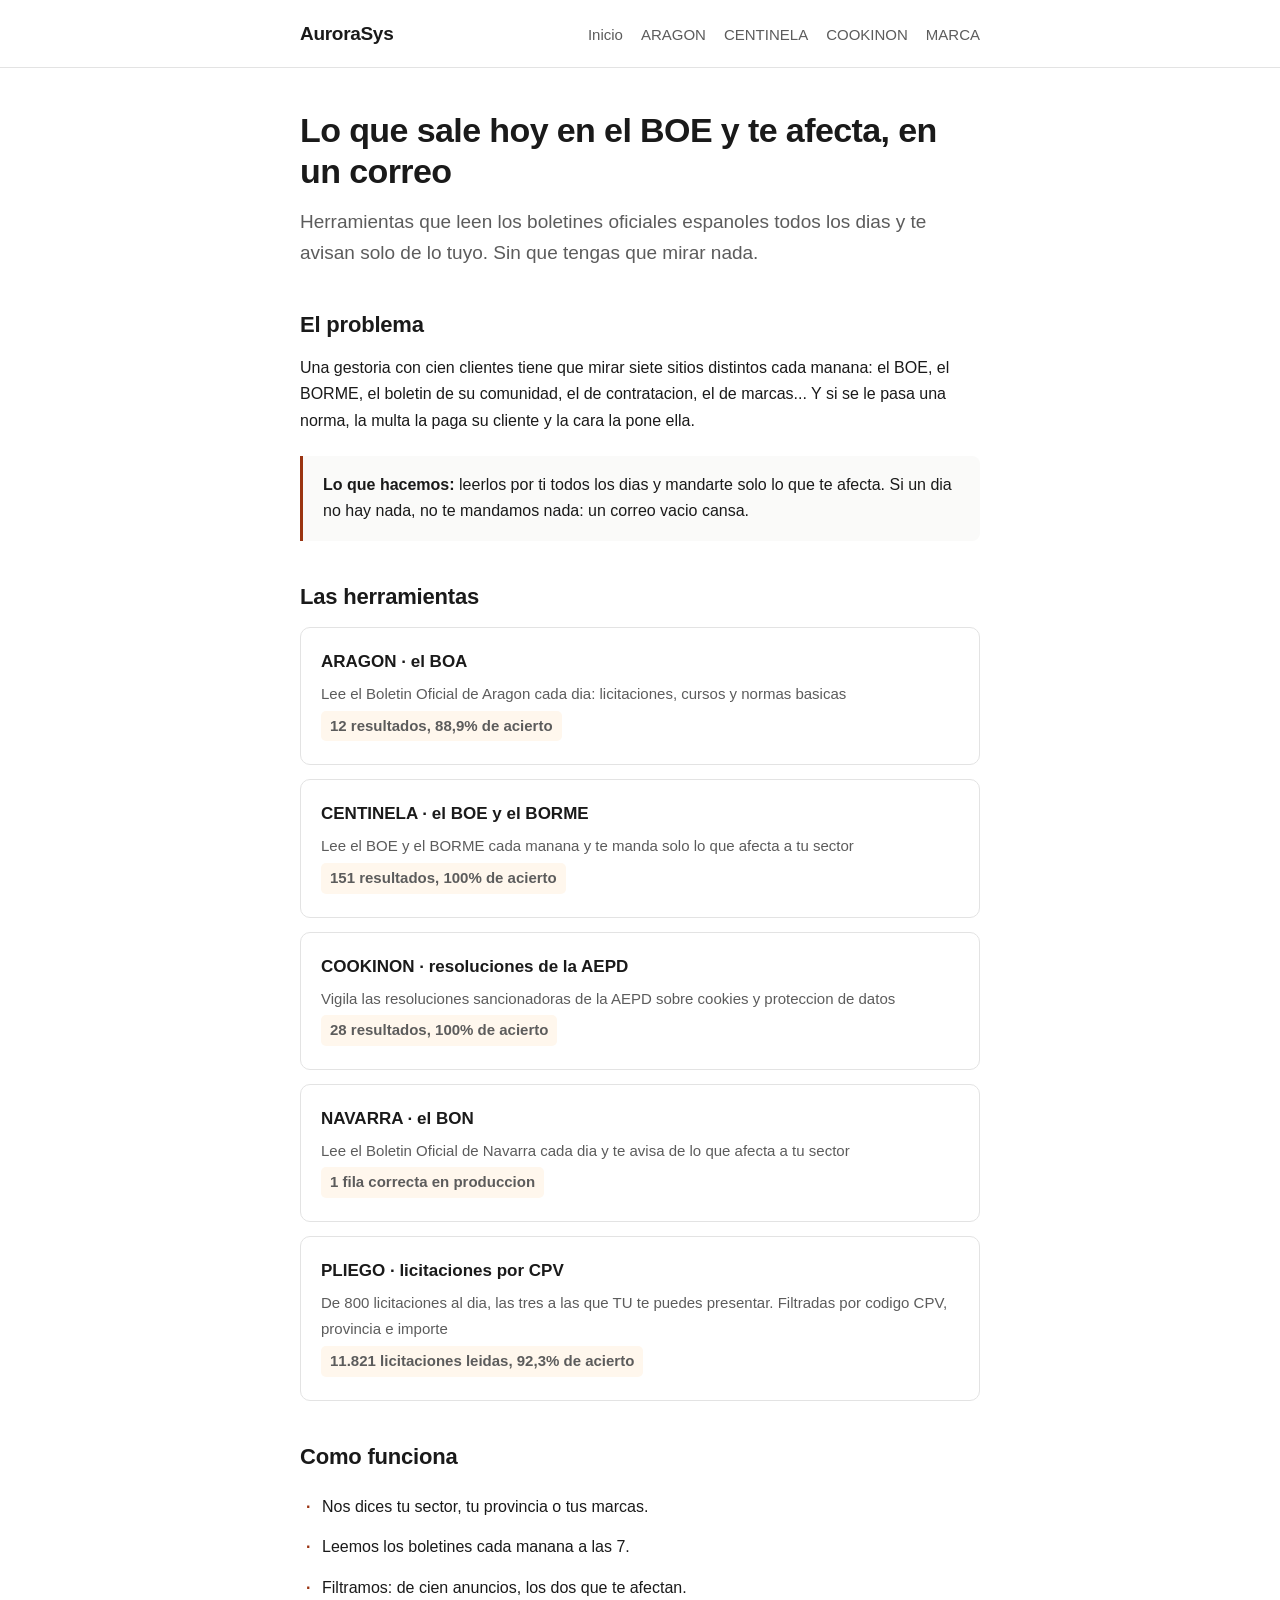
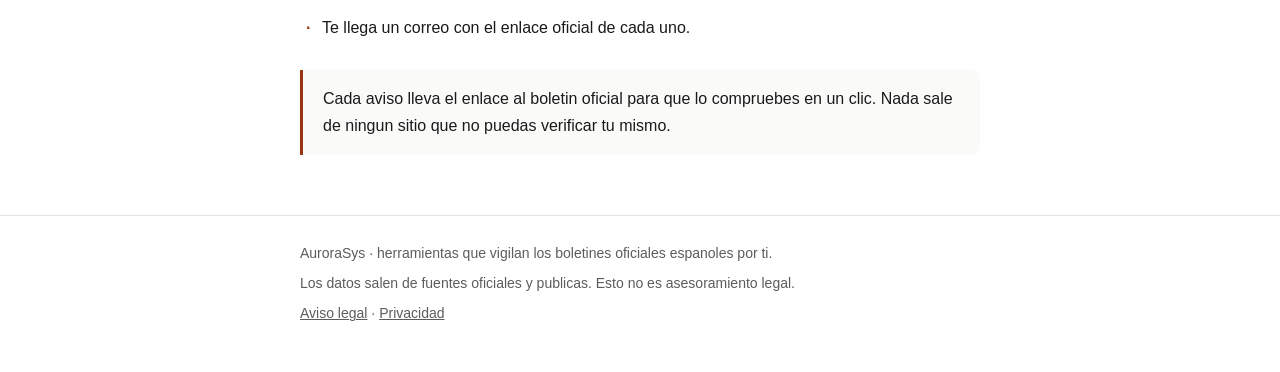
<file: index.html>
<!DOCTYPE html>
<html lang="es">
<head>
<meta charset="utf-8">
<meta name="viewport" content="width=device-width,initial-scale=1">
<title>AuroraSys · alertas de los boletines oficiales espanoles</title>
<meta name="description" content="Te avisamos de lo que sale en el BOE, el BORME y los boletines autonomicos y te afecta. Un correo al dia, solo con lo tuyo.">
<meta property="og:title" content="AuroraSys · alertas de los boletines oficiales espanoles">
<meta property="og:description" content="Te avisamos de lo que sale en el BOE, el BORME y los boletines autonomicos y te afecta. Un correo al dia, solo con lo tuyo.">
<meta property="og:type" content="website">
<link rel="stylesheet" href="/estilo.css">
</head>
<body>
<header><div class=caja>
<a class=marca href="/">AuroraSys</a>
<nav>
<a href="/">Inicio</a>
<a href="/alertas-boa-aragon/">ARAGON</a>
<a href="/alertas-boe-borme/">CENTINELA</a>
<a href="/sanciones-cookies-aepd/">COOKINON</a>
<a href="/vigilancia-de-marcas-bopi/">MARCA</a>
</nav>
</div></header>
<main class=caja>
<h1>Lo que sale hoy en el BOE y te afecta, en un correo</h1>
<p class=sub>Herramientas que leen los boletines oficiales espanoles todos los dias y te avisan solo de lo tuyo. Sin que tengas que mirar nada.</p>
<h2>El problema</h2>
<p>Una gestoria con cien clientes tiene que mirar siete sitios distintos cada manana: el BOE, el BORME, el boletin de su comunidad, el de contratacion, el de marcas... Y si se le pasa una norma, la multa la paga su cliente y la cara la pone ella.</p>
<div class=aparte><p><b>Lo que hacemos:</b> leerlos por ti todos los dias y mandarte solo lo que te afecta. Si un dia no hay nada, no te mandamos nada: un correo vacio cansa.</p></div>
<h2>Las herramientas</h2>
<a class=robot href="/alertas-boa-aragon/">
<b>ARAGON · el BOA</b>
<span>Lee el Boletin Oficial de Aragon cada dia: licitaciones, cursos y normas basicas</span>
<br><span class=dato>12 resultados, 88,9% de acierto</span>
</a>
<a class=robot href="/alertas-boe-borme/">
<b>CENTINELA · el BOE y el BORME</b>
<span>Lee el BOE y el BORME cada manana y te manda solo lo que afecta a tu sector</span>
<br><span class=dato>151 resultados, 100% de acierto</span>
</a>
<a class=robot href="/sanciones-cookies-aepd/">
<b>COOKINON · resoluciones de la AEPD</b>
<span>Vigila las resoluciones sancionadoras de la AEPD sobre cookies y proteccion de datos</span>
<br><span class=dato>28 resultados, 100% de acierto</span>
</a>
<a class=robot href="/alertas-bon-navarra/">
<b>NAVARRA · el BON</b>
<span>Lee el Boletin Oficial de Navarra cada dia y te avisa de lo que afecta a tu sector</span>
<br><span class=dato>1 fila correcta en produccion</span>
</a>
<a class=robot href="/alertas-licitaciones-cpv/">
<b>PLIEGO · licitaciones por CPV</b>
<span>De 800 licitaciones al dia, las tres a las que TU te puedes presentar. Filtradas por codigo CPV, provincia e importe</span>
<br><span class=dato>11.821 licitaciones leidas, 92,3% de acierto</span>
</a>
<h2>Como funciona</h2>
<ul class=lista>
<li>Nos dices tu sector, tu provincia o tus marcas.</li>
<li>Leemos los boletines cada manana a las 7.</li>
<li>Filtramos: de cien anuncios, los dos que te afectan.</li>
<li>Te llega un correo con el enlace oficial de cada uno.</li>
</ul>
<div class=aparte><p>Cada aviso lleva el enlace al boletin oficial para que lo compruebes en un clic. Nada sale de ningun sitio que no puedas verificar tu mismo.</p></div>
</main>
<footer><div class=caja>
<p>AuroraSys · herramientas que vigilan los boletines oficiales espanoles por ti.</p>
<p>Los datos salen de fuentes oficiales y publicas. Esto no es asesoramiento legal.</p>
<p><a href="/aviso-legal/">Aviso legal</a> · <a href="/privacidad/">Privacidad</a></p>
</div></footer>
</body></html>
</file>
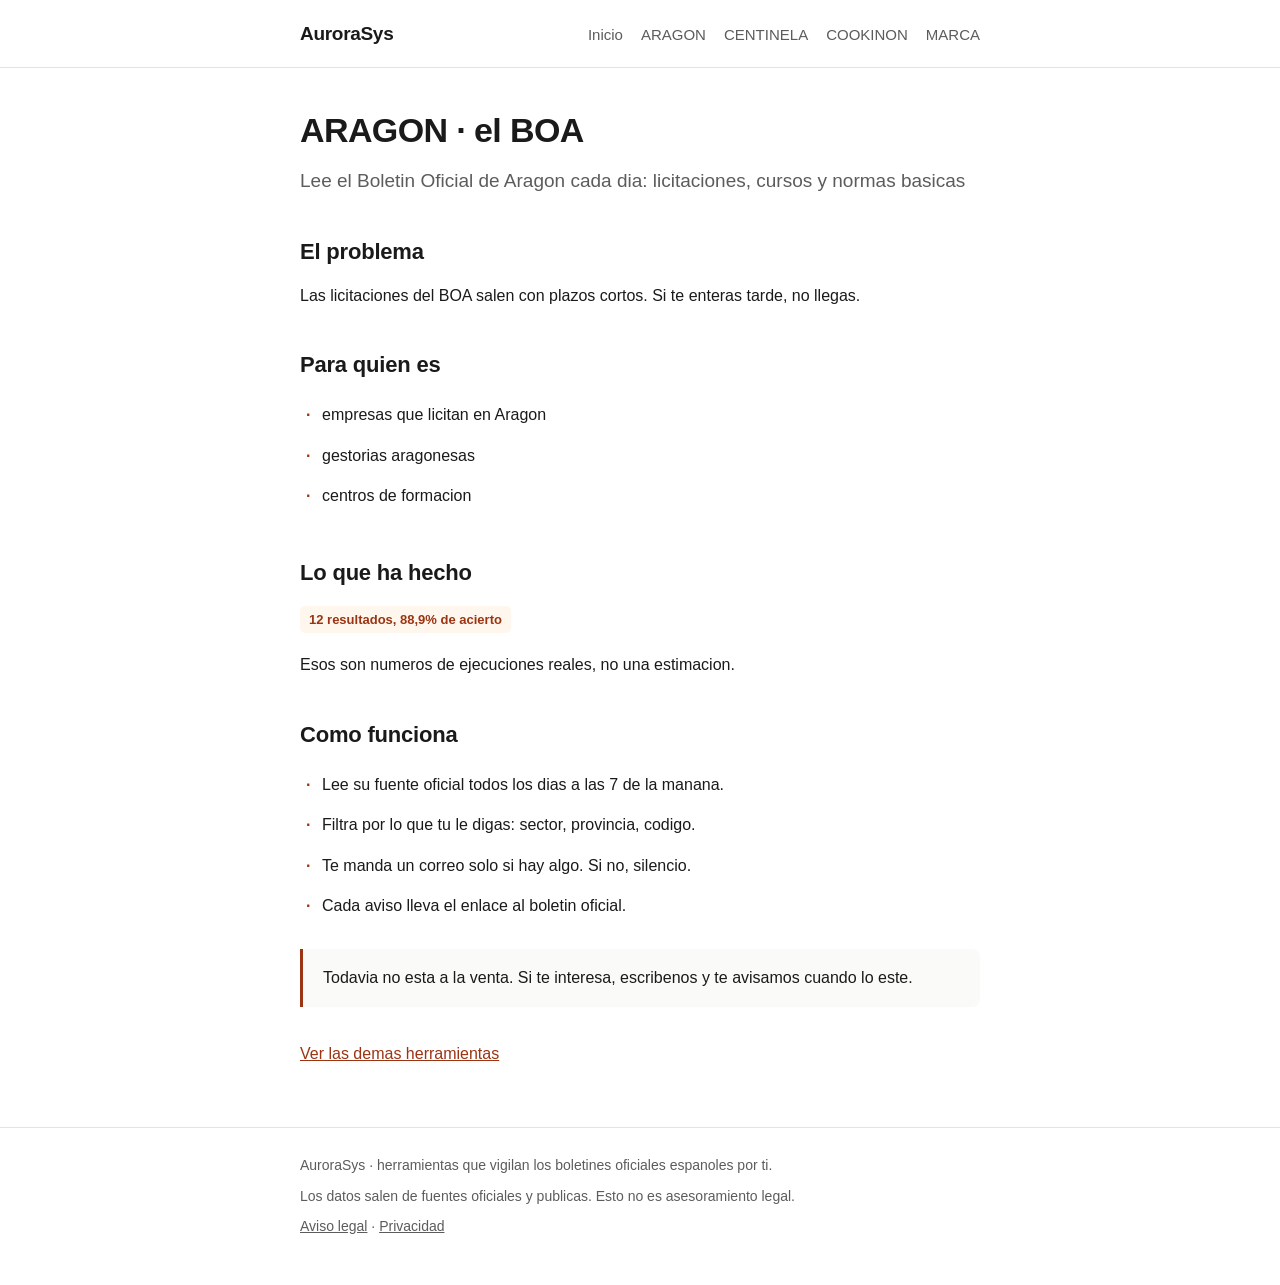
<file: alertas-boa-aragon/index.html>
<!DOCTYPE html>
<html lang="es">
<head>
<meta charset="utf-8">
<meta name="viewport" content="width=device-width,initial-scale=1">
<title>ARAGON · el BOA · AuroraSys</title>
<meta name="description" content="Lee el Boletin Oficial de Aragon cada dia: licitaciones, cursos y normas basicas">
<link rel="canonical" href="/alertas-boa-aragon/">
<meta property="og:title" content="ARAGON · el BOA · AuroraSys">
<meta property="og:description" content="Lee el Boletin Oficial de Aragon cada dia: licitaciones, cursos y normas basicas">
<meta property="og:type" content="website">
<link rel="stylesheet" href="/estilo.css">
</head>
<body>
<header><div class=caja>
<a class=marca href="/">AuroraSys</a>
<nav>
<a href="/">Inicio</a>
<a href="/alertas-boa-aragon/">ARAGON</a>
<a href="/alertas-boe-borme/">CENTINELA</a>
<a href="/sanciones-cookies-aepd/">COOKINON</a>
<a href="/vigilancia-de-marcas-bopi/">MARCA</a>
</nav>
</div></header>
<main class=caja>
<h1>ARAGON · el BOA</h1>
<p class=sub>Lee el Boletin Oficial de Aragon cada dia: licitaciones, cursos y normas basicas</p>
<h2>El problema</h2>
<p>Las licitaciones del BOA salen con plazos cortos. Si te enteras tarde, no llegas.</p>
<h2>Para quien es</h2>
<ul class=lista>
<li>empresas que licitan en Aragon</li>
<li>gestorias aragonesas</li>
<li>centros de formacion</li>
</ul>
<h2>Lo que ha hecho</h2>
<p><span class=dato>12 resultados, 88,9% de acierto</span></p>
<p>Esos son numeros de ejecuciones reales, no una estimacion.</p>
<h2>Como funciona</h2>
<ul class=lista>
<li>Lee su fuente oficial todos los dias a las 7 de la manana.</li>
<li>Filtra por lo que tu le digas: sector, provincia, codigo.</li>
<li>Te manda un correo solo si hay algo. Si no, silencio.</li>
<li>Cada aviso lleva el enlace al boletin oficial.</li>
</ul>
<div class=aparte><p>Todavia no esta a la venta. Si te interesa, escribenos y te avisamos cuando lo este.</p></div>
<p style="margin-top:34px"><a href="/">Ver las demas herramientas</a></p>
</main>
<footer><div class=caja>
<p>AuroraSys · herramientas que vigilan los boletines oficiales espanoles por ti.</p>
<p>Los datos salen de fuentes oficiales y publicas. Esto no es asesoramiento legal.</p>
<p><a href="/aviso-legal/">Aviso legal</a> · <a href="/privacidad/">Privacidad</a></p>
</div></footer>
</body></html>
</file>
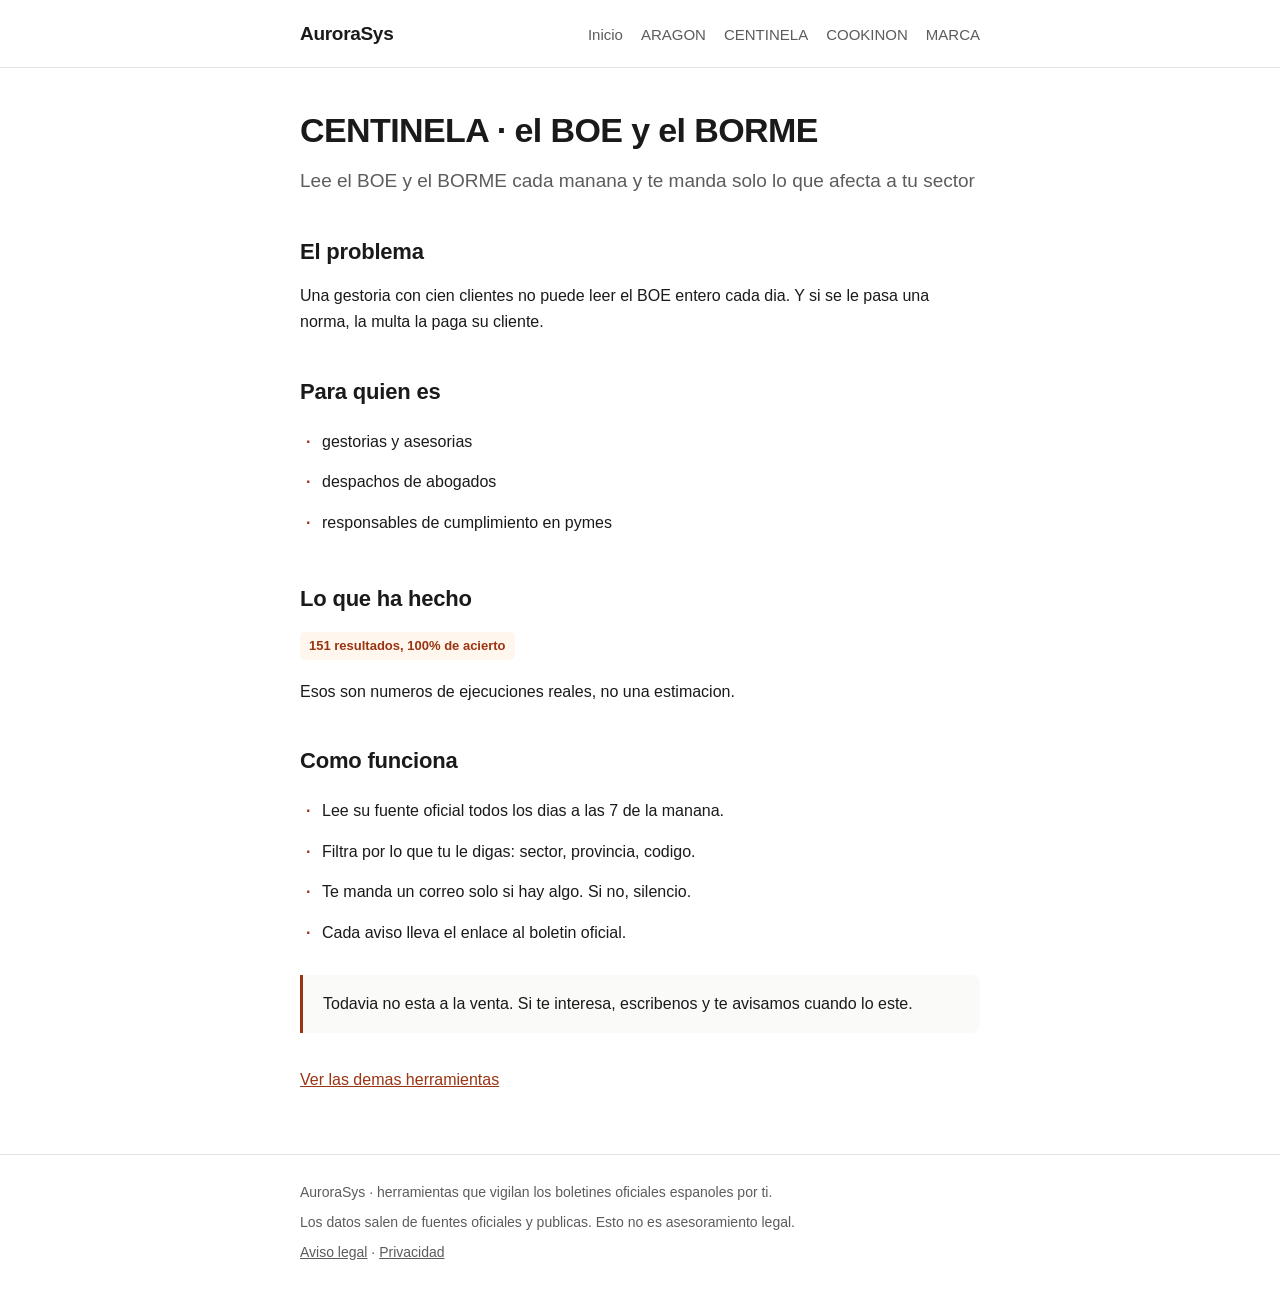
<file: alertas-boe-borme/index.html>
<!DOCTYPE html>
<html lang="es">
<head>
<meta charset="utf-8">
<meta name="viewport" content="width=device-width,initial-scale=1">
<title>CENTINELA · el BOE y el BORME · AuroraSys</title>
<meta name="description" content="Lee el BOE y el BORME cada manana y te manda solo lo que afecta a tu sector">
<link rel="canonical" href="/alertas-boe-borme/">
<meta property="og:title" content="CENTINELA · el BOE y el BORME · AuroraSys">
<meta property="og:description" content="Lee el BOE y el BORME cada manana y te manda solo lo que afecta a tu sector">
<meta property="og:type" content="website">
<link rel="stylesheet" href="/estilo.css">
</head>
<body>
<header><div class=caja>
<a class=marca href="/">AuroraSys</a>
<nav>
<a href="/">Inicio</a>
<a href="/alertas-boa-aragon/">ARAGON</a>
<a href="/alertas-boe-borme/">CENTINELA</a>
<a href="/sanciones-cookies-aepd/">COOKINON</a>
<a href="/vigilancia-de-marcas-bopi/">MARCA</a>
</nav>
</div></header>
<main class=caja>
<h1>CENTINELA · el BOE y el BORME</h1>
<p class=sub>Lee el BOE y el BORME cada manana y te manda solo lo que afecta a tu sector</p>
<h2>El problema</h2>
<p>Una gestoria con cien clientes no puede leer el BOE entero cada dia. Y si se le pasa una norma, la multa la paga su cliente.</p>
<h2>Para quien es</h2>
<ul class=lista>
<li>gestorias y asesorias</li>
<li>despachos de abogados</li>
<li>responsables de cumplimiento en pymes</li>
</ul>
<h2>Lo que ha hecho</h2>
<p><span class=dato>151 resultados, 100% de acierto</span></p>
<p>Esos son numeros de ejecuciones reales, no una estimacion.</p>
<h2>Como funciona</h2>
<ul class=lista>
<li>Lee su fuente oficial todos los dias a las 7 de la manana.</li>
<li>Filtra por lo que tu le digas: sector, provincia, codigo.</li>
<li>Te manda un correo solo si hay algo. Si no, silencio.</li>
<li>Cada aviso lleva el enlace al boletin oficial.</li>
</ul>
<div class=aparte><p>Todavia no esta a la venta. Si te interesa, escribenos y te avisamos cuando lo este.</p></div>
<p style="margin-top:34px"><a href="/">Ver las demas herramientas</a></p>
</main>
<footer><div class=caja>
<p>AuroraSys · herramientas que vigilan los boletines oficiales espanoles por ti.</p>
<p>Los datos salen de fuentes oficiales y publicas. Esto no es asesoramiento legal.</p>
<p><a href="/aviso-legal/">Aviso legal</a> · <a href="/privacidad/">Privacidad</a></p>
</div></footer>
</body></html>
</file>
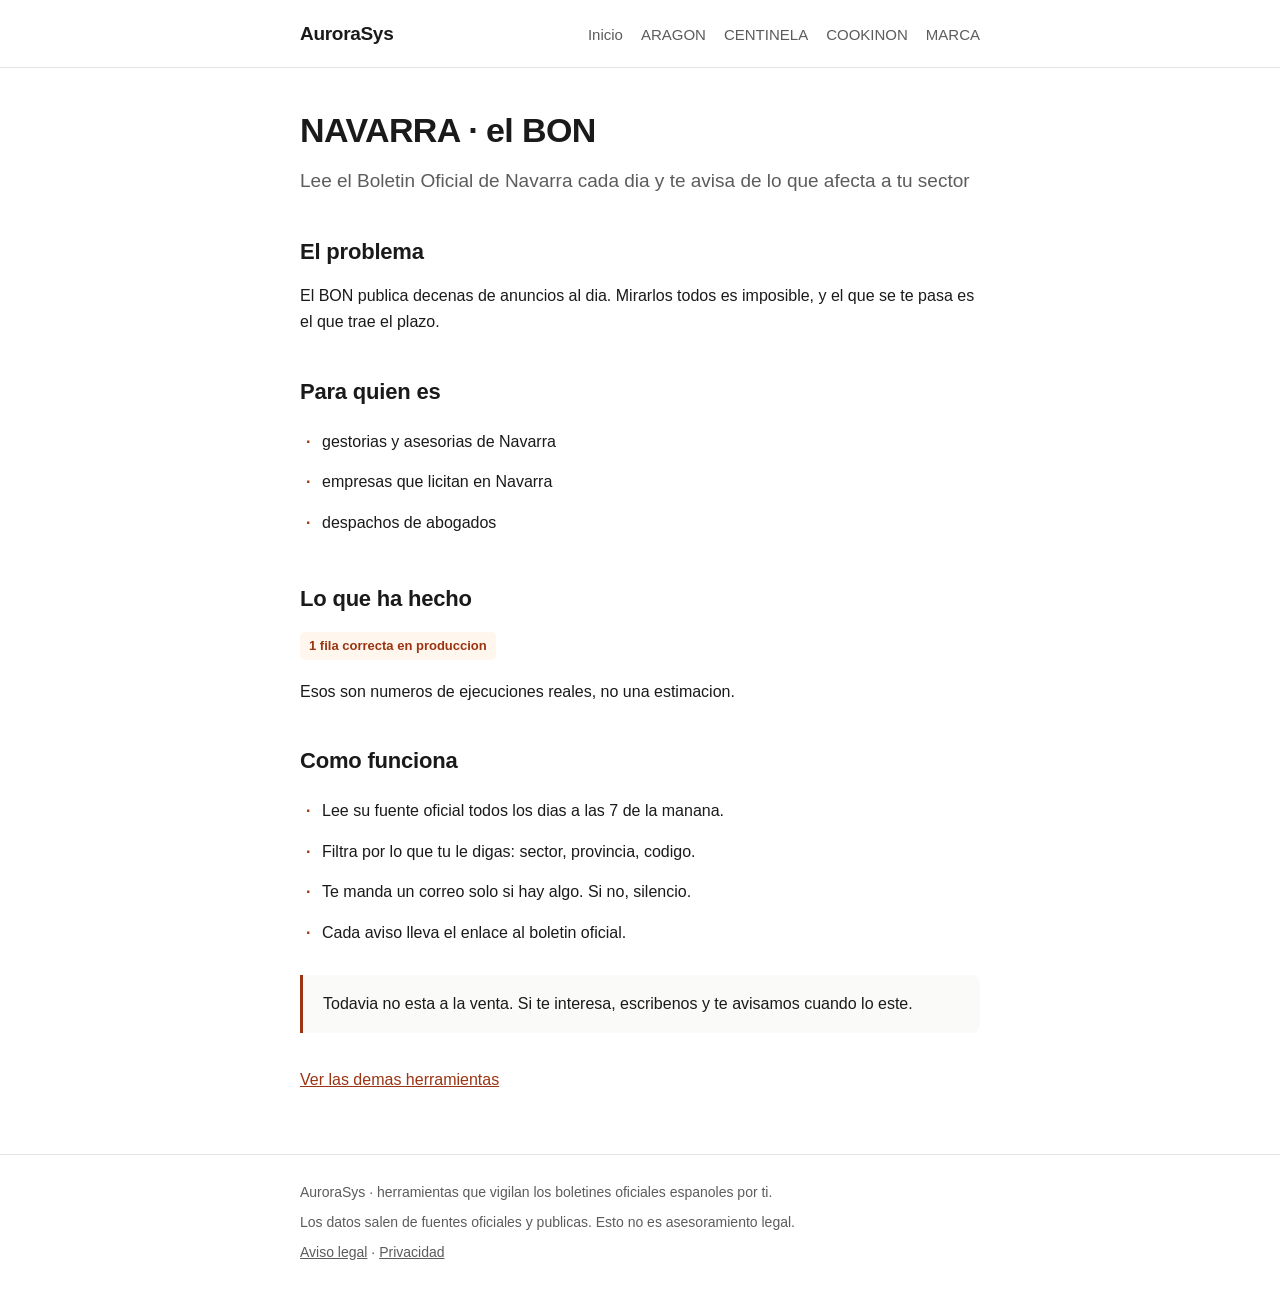
<file: alertas-bon-navarra/index.html>
<!DOCTYPE html>
<html lang="es">
<head>
<meta charset="utf-8">
<meta name="viewport" content="width=device-width,initial-scale=1">
<title>NAVARRA · el BON · AuroraSys</title>
<meta name="description" content="Lee el Boletin Oficial de Navarra cada dia y te avisa de lo que afecta a tu sector">
<link rel="canonical" href="/alertas-bon-navarra/">
<meta property="og:title" content="NAVARRA · el BON · AuroraSys">
<meta property="og:description" content="Lee el Boletin Oficial de Navarra cada dia y te avisa de lo que afecta a tu sector">
<meta property="og:type" content="website">
<link rel="stylesheet" href="/estilo.css">
</head>
<body>
<header><div class=caja>
<a class=marca href="/">AuroraSys</a>
<nav>
<a href="/">Inicio</a>
<a href="/alertas-boa-aragon/">ARAGON</a>
<a href="/alertas-boe-borme/">CENTINELA</a>
<a href="/sanciones-cookies-aepd/">COOKINON</a>
<a href="/vigilancia-de-marcas-bopi/">MARCA</a>
</nav>
</div></header>
<main class=caja>
<h1>NAVARRA · el BON</h1>
<p class=sub>Lee el Boletin Oficial de Navarra cada dia y te avisa de lo que afecta a tu sector</p>
<h2>El problema</h2>
<p>El BON publica decenas de anuncios al dia. Mirarlos todos es imposible, y el que se te pasa es el que trae el plazo.</p>
<h2>Para quien es</h2>
<ul class=lista>
<li>gestorias y asesorias de Navarra</li>
<li>empresas que licitan en Navarra</li>
<li>despachos de abogados</li>
</ul>
<h2>Lo que ha hecho</h2>
<p><span class=dato>1 fila correcta en produccion</span></p>
<p>Esos son numeros de ejecuciones reales, no una estimacion.</p>
<h2>Como funciona</h2>
<ul class=lista>
<li>Lee su fuente oficial todos los dias a las 7 de la manana.</li>
<li>Filtra por lo que tu le digas: sector, provincia, codigo.</li>
<li>Te manda un correo solo si hay algo. Si no, silencio.</li>
<li>Cada aviso lleva el enlace al boletin oficial.</li>
</ul>
<div class=aparte><p>Todavia no esta a la venta. Si te interesa, escribenos y te avisamos cuando lo este.</p></div>
<p style="margin-top:34px"><a href="/">Ver las demas herramientas</a></p>
</main>
<footer><div class=caja>
<p>AuroraSys · herramientas que vigilan los boletines oficiales espanoles por ti.</p>
<p>Los datos salen de fuentes oficiales y publicas. Esto no es asesoramiento legal.</p>
<p><a href="/aviso-legal/">Aviso legal</a> · <a href="/privacidad/">Privacidad</a></p>
</div></footer>
</body></html>
</file>
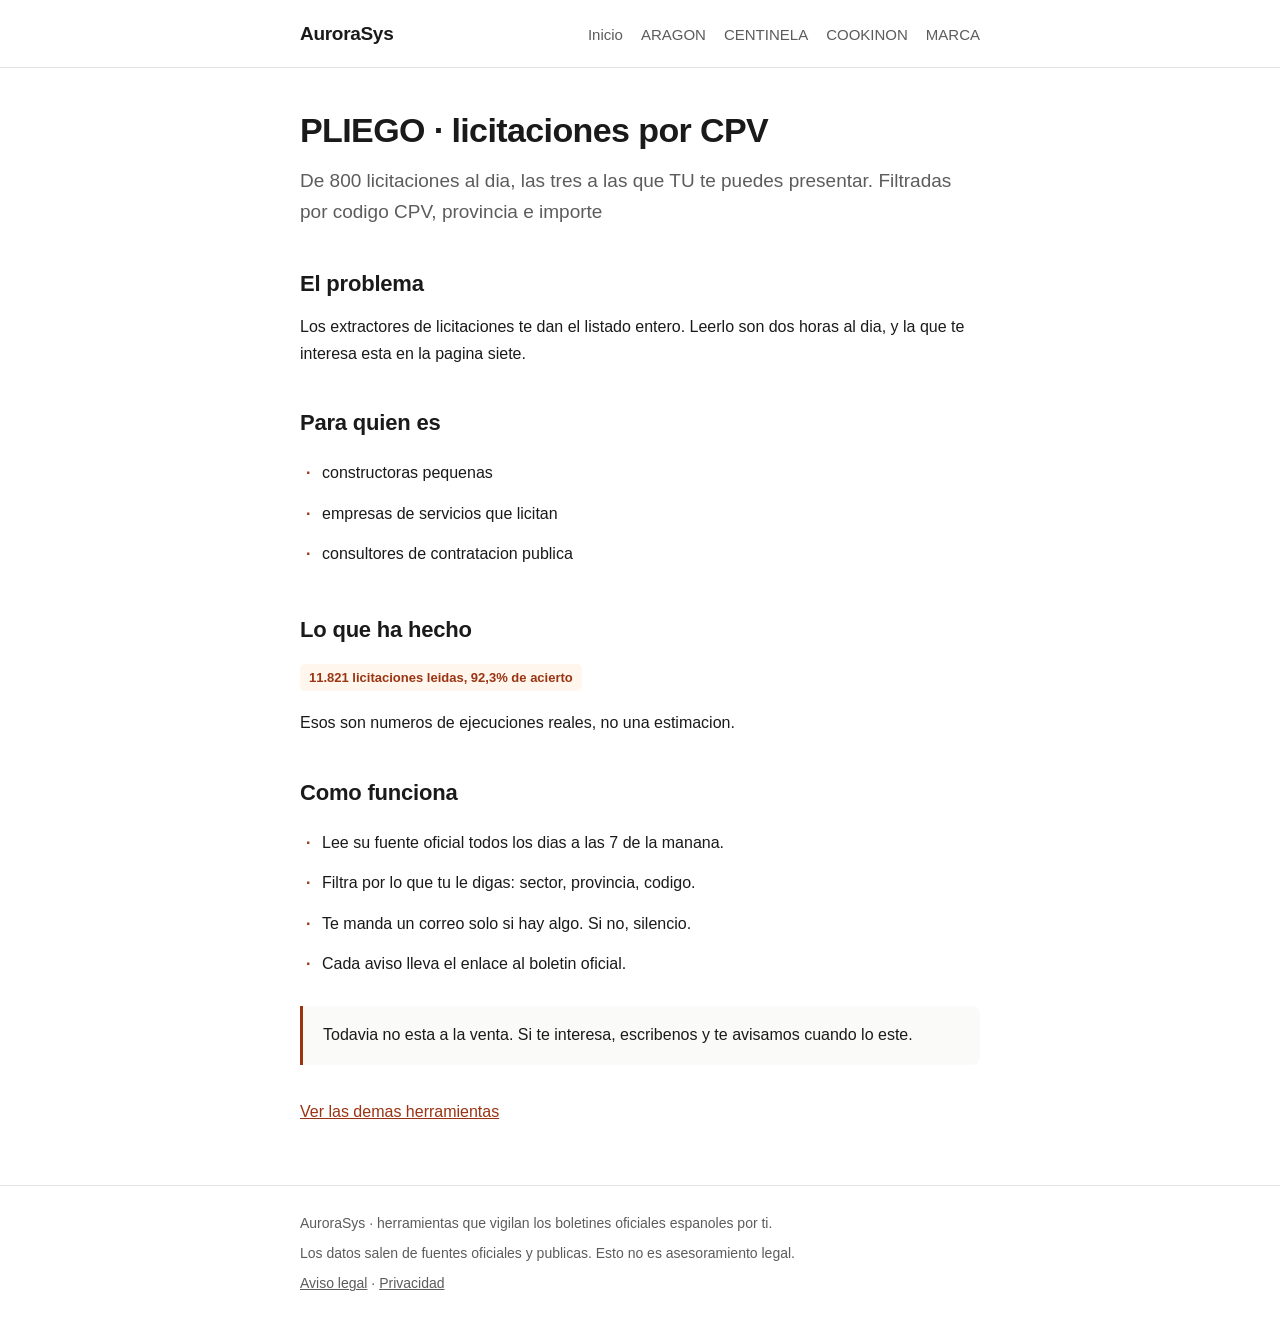
<file: alertas-licitaciones-cpv/index.html>
<!DOCTYPE html>
<html lang="es">
<head>
<meta charset="utf-8">
<meta name="viewport" content="width=device-width,initial-scale=1">
<title>PLIEGO · licitaciones por CPV · AuroraSys</title>
<meta name="description" content="De 800 licitaciones al dia, las tres a las que TU te puedes presentar. Filtradas por codigo CPV, provincia e importe">
<link rel="canonical" href="/alertas-licitaciones-cpv/">
<meta property="og:title" content="PLIEGO · licitaciones por CPV · AuroraSys">
<meta property="og:description" content="De 800 licitaciones al dia, las tres a las que TU te puedes presentar. Filtradas por codigo CPV, provincia e importe">
<meta property="og:type" content="website">
<link rel="stylesheet" href="/estilo.css">
</head>
<body>
<header><div class=caja>
<a class=marca href="/">AuroraSys</a>
<nav>
<a href="/">Inicio</a>
<a href="/alertas-boa-aragon/">ARAGON</a>
<a href="/alertas-boe-borme/">CENTINELA</a>
<a href="/sanciones-cookies-aepd/">COOKINON</a>
<a href="/vigilancia-de-marcas-bopi/">MARCA</a>
</nav>
</div></header>
<main class=caja>
<h1>PLIEGO · licitaciones por CPV</h1>
<p class=sub>De 800 licitaciones al dia, las tres a las que TU te puedes presentar. Filtradas por codigo CPV, provincia e importe</p>
<h2>El problema</h2>
<p>Los extractores de licitaciones te dan el listado entero. Leerlo son dos horas al dia, y la que te interesa esta en la pagina siete.</p>
<h2>Para quien es</h2>
<ul class=lista>
<li>constructoras pequenas</li>
<li>empresas de servicios que licitan</li>
<li>consultores de contratacion publica</li>
</ul>
<h2>Lo que ha hecho</h2>
<p><span class=dato>11.821 licitaciones leidas, 92,3% de acierto</span></p>
<p>Esos son numeros de ejecuciones reales, no una estimacion.</p>
<h2>Como funciona</h2>
<ul class=lista>
<li>Lee su fuente oficial todos los dias a las 7 de la manana.</li>
<li>Filtra por lo que tu le digas: sector, provincia, codigo.</li>
<li>Te manda un correo solo si hay algo. Si no, silencio.</li>
<li>Cada aviso lleva el enlace al boletin oficial.</li>
</ul>
<div class=aparte><p>Todavia no esta a la venta. Si te interesa, escribenos y te avisamos cuando lo este.</p></div>
<p style="margin-top:34px"><a href="/">Ver las demas herramientas</a></p>
</main>
<footer><div class=caja>
<p>AuroraSys · herramientas que vigilan los boletines oficiales espanoles por ti.</p>
<p>Los datos salen de fuentes oficiales y publicas. Esto no es asesoramiento legal.</p>
<p><a href="/aviso-legal/">Aviso legal</a> · <a href="/privacidad/">Privacidad</a></p>
</div></footer>
</body></html>
</file>
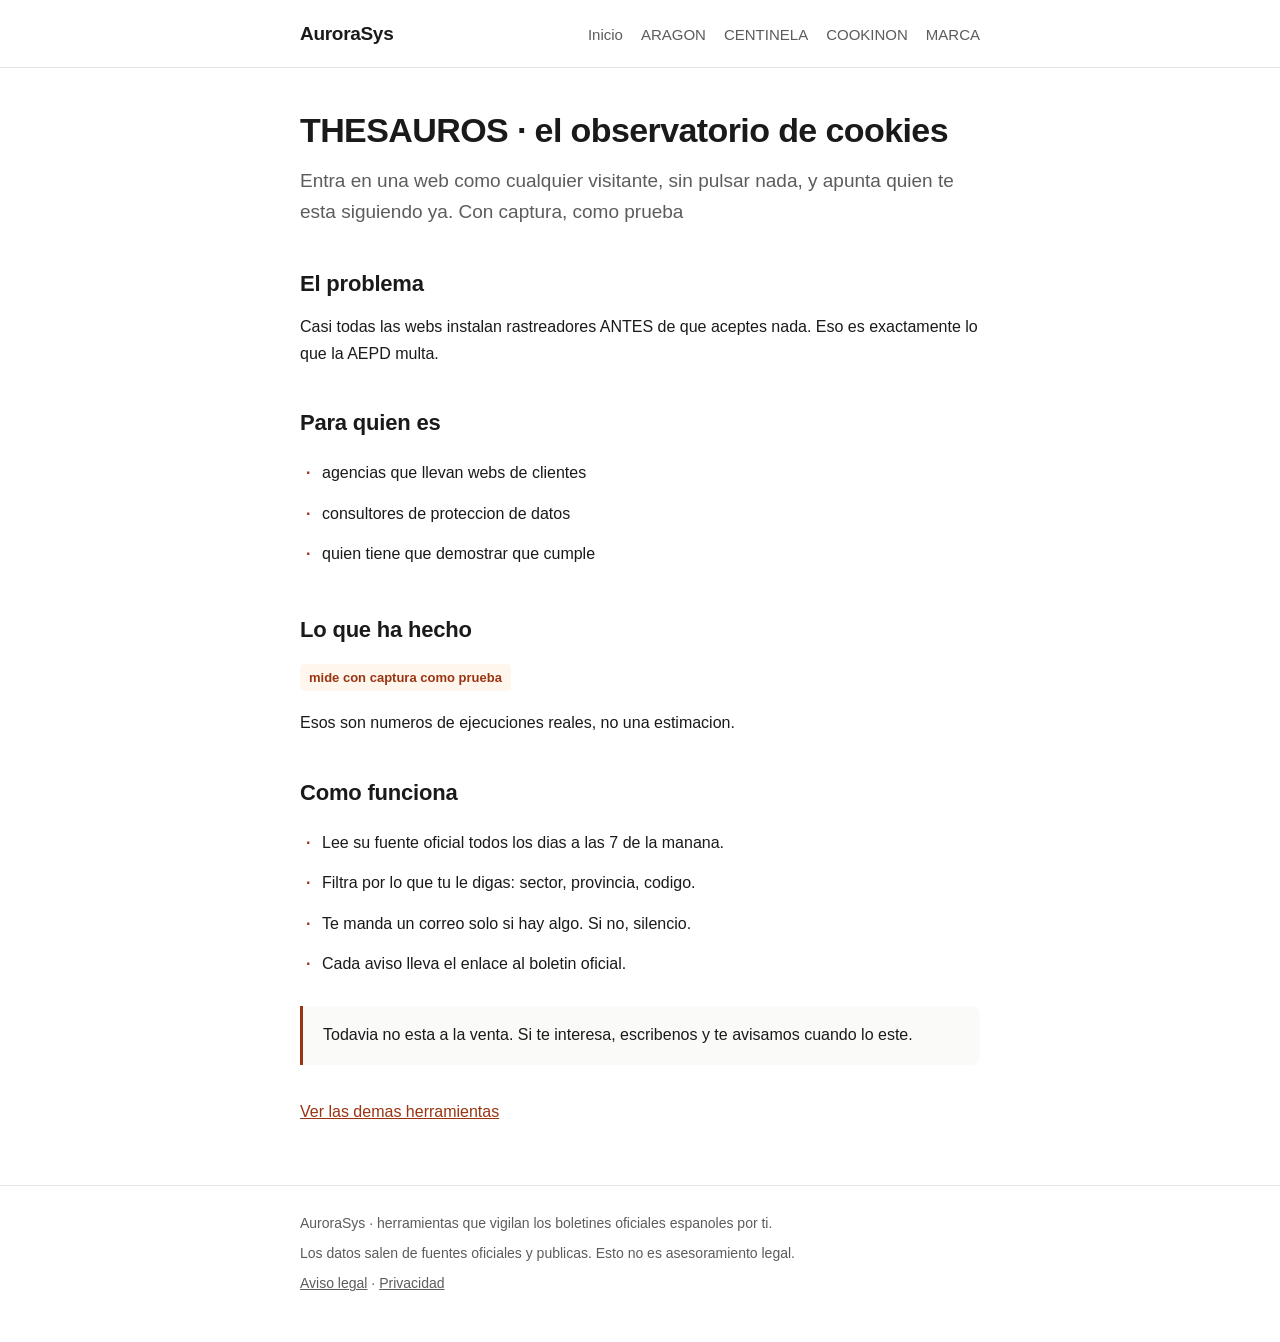
<file: auditoria-de-cookies/index.html>
<!DOCTYPE html>
<html lang="es">
<head>
<meta charset="utf-8">
<meta name="viewport" content="width=device-width,initial-scale=1">
<title>THESAUROS · el observatorio de cookies · AuroraSys</title>
<meta name="description" content="Entra en una web como cualquier visitante, sin pulsar nada, y apunta quien te esta siguiendo ya. Con captura, como prueba">
<link rel="canonical" href="/auditoria-de-cookies/">
<meta property="og:title" content="THESAUROS · el observatorio de cookies · AuroraSys">
<meta property="og:description" content="Entra en una web como cualquier visitante, sin pulsar nada, y apunta quien te esta siguiendo ya. Con captura, como prueba">
<meta property="og:type" content="website">
<link rel="stylesheet" href="/estilo.css">
</head>
<body>
<header><div class=caja>
<a class=marca href="/">AuroraSys</a>
<nav>
<a href="/">Inicio</a>
<a href="/alertas-boa-aragon/">ARAGON</a>
<a href="/alertas-boe-borme/">CENTINELA</a>
<a href="/sanciones-cookies-aepd/">COOKINON</a>
<a href="/vigilancia-de-marcas-bopi/">MARCA</a>
</nav>
</div></header>
<main class=caja>
<h1>THESAUROS · el observatorio de cookies</h1>
<p class=sub>Entra en una web como cualquier visitante, sin pulsar nada, y apunta quien te esta siguiendo ya. Con captura, como prueba</p>
<h2>El problema</h2>
<p>Casi todas las webs instalan rastreadores ANTES de que aceptes nada. Eso es exactamente lo que la AEPD multa.</p>
<h2>Para quien es</h2>
<ul class=lista>
<li>agencias que llevan webs de clientes</li>
<li>consultores de proteccion de datos</li>
<li>quien tiene que demostrar que cumple</li>
</ul>
<h2>Lo que ha hecho</h2>
<p><span class=dato>mide con captura como prueba</span></p>
<p>Esos son numeros de ejecuciones reales, no una estimacion.</p>
<h2>Como funciona</h2>
<ul class=lista>
<li>Lee su fuente oficial todos los dias a las 7 de la manana.</li>
<li>Filtra por lo que tu le digas: sector, provincia, codigo.</li>
<li>Te manda un correo solo si hay algo. Si no, silencio.</li>
<li>Cada aviso lleva el enlace al boletin oficial.</li>
</ul>
<div class=aparte><p>Todavia no esta a la venta. Si te interesa, escribenos y te avisamos cuando lo este.</p></div>
<p style="margin-top:34px"><a href="/">Ver las demas herramientas</a></p>
</main>
<footer><div class=caja>
<p>AuroraSys · herramientas que vigilan los boletines oficiales espanoles por ti.</p>
<p>Los datos salen de fuentes oficiales y publicas. Esto no es asesoramiento legal.</p>
<p><a href="/aviso-legal/">Aviso legal</a> · <a href="/privacidad/">Privacidad</a></p>
</div></footer>
</body></html>
</file>
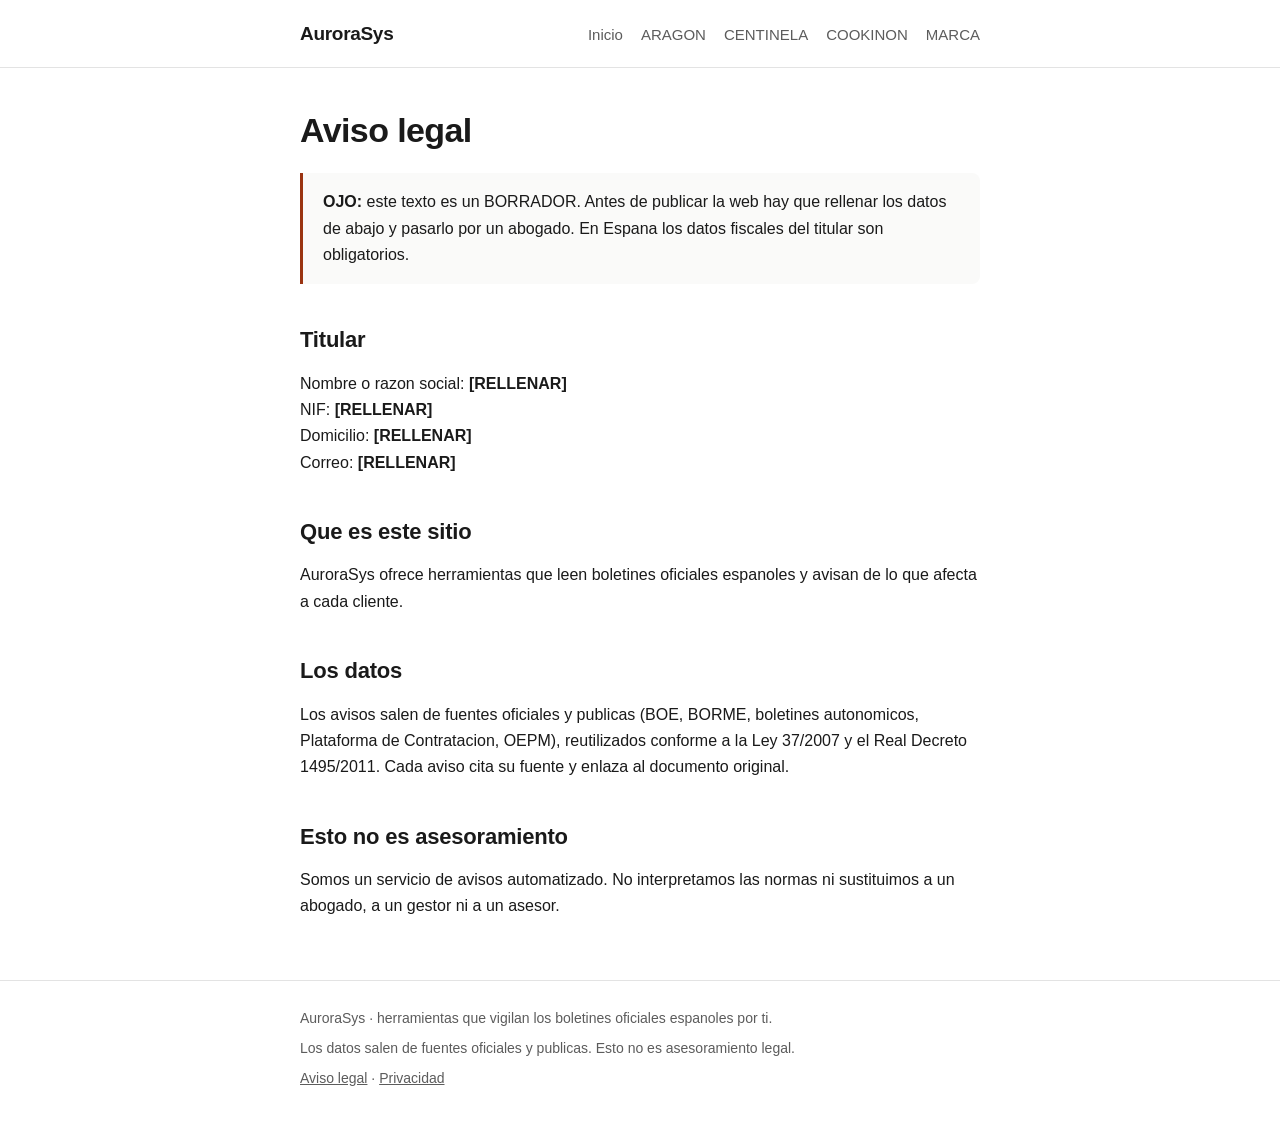
<file: aviso-legal/index.html>
<!DOCTYPE html>
<html lang="es">
<head>
<meta charset="utf-8">
<meta name="viewport" content="width=device-width,initial-scale=1">
<title>Aviso legal · AuroraSys</title>
<meta name="description" content="Aviso legal">
<link rel="canonical" href="/aviso-legal/">
<meta property="og:title" content="Aviso legal · AuroraSys">
<meta property="og:description" content="Aviso legal">
<meta property="og:type" content="website">
<link rel="stylesheet" href="/estilo.css">
</head>
<body>
<header><div class=caja>
<a class=marca href="/">AuroraSys</a>
<nav>
<a href="/">Inicio</a>
<a href="/alertas-boa-aragon/">ARAGON</a>
<a href="/alertas-boe-borme/">CENTINELA</a>
<a href="/sanciones-cookies-aepd/">COOKINON</a>
<a href="/vigilancia-de-marcas-bopi/">MARCA</a>
</nav>
</div></header>
<main class=caja>
<h1>Aviso legal</h1>
<div class=aparte><p><b>OJO:</b> este texto es un BORRADOR. Antes de publicar la web hay que rellenar los datos de abajo y pasarlo por un abogado. En Espana los datos fiscales del titular son obligatorios.</p></div>
<h2>Titular</h2>
<p>Nombre o razon social: <b>[RELLENAR]</b><br>NIF: <b>[RELLENAR]</b><br>Domicilio: <b>[RELLENAR]</b><br>Correo: <b>[RELLENAR]</b></p>
<h2>Que es este sitio</h2>
<p>AuroraSys ofrece herramientas que leen boletines oficiales espanoles y avisan de lo que afecta a cada cliente.</p>
<h2>Los datos</h2>
<p>Los avisos salen de fuentes oficiales y publicas (BOE, BORME, boletines autonomicos, Plataforma de Contratacion, OEPM), reutilizados conforme a la Ley 37/2007 y el Real Decreto 1495/2011. Cada aviso cita su fuente y enlaza al documento original.</p>
<h2>Esto no es asesoramiento</h2>
<p>Somos un servicio de avisos automatizado. No interpretamos las normas ni sustituimos a un abogado, a un gestor ni a un asesor.</p>
</main>
<footer><div class=caja>
<p>AuroraSys · herramientas que vigilan los boletines oficiales espanoles por ti.</p>
<p>Los datos salen de fuentes oficiales y publicas. Esto no es asesoramiento legal.</p>
<p><a href="/aviso-legal/">Aviso legal</a> · <a href="/privacidad/">Privacidad</a></p>
</div></footer>
</body></html>
</file>
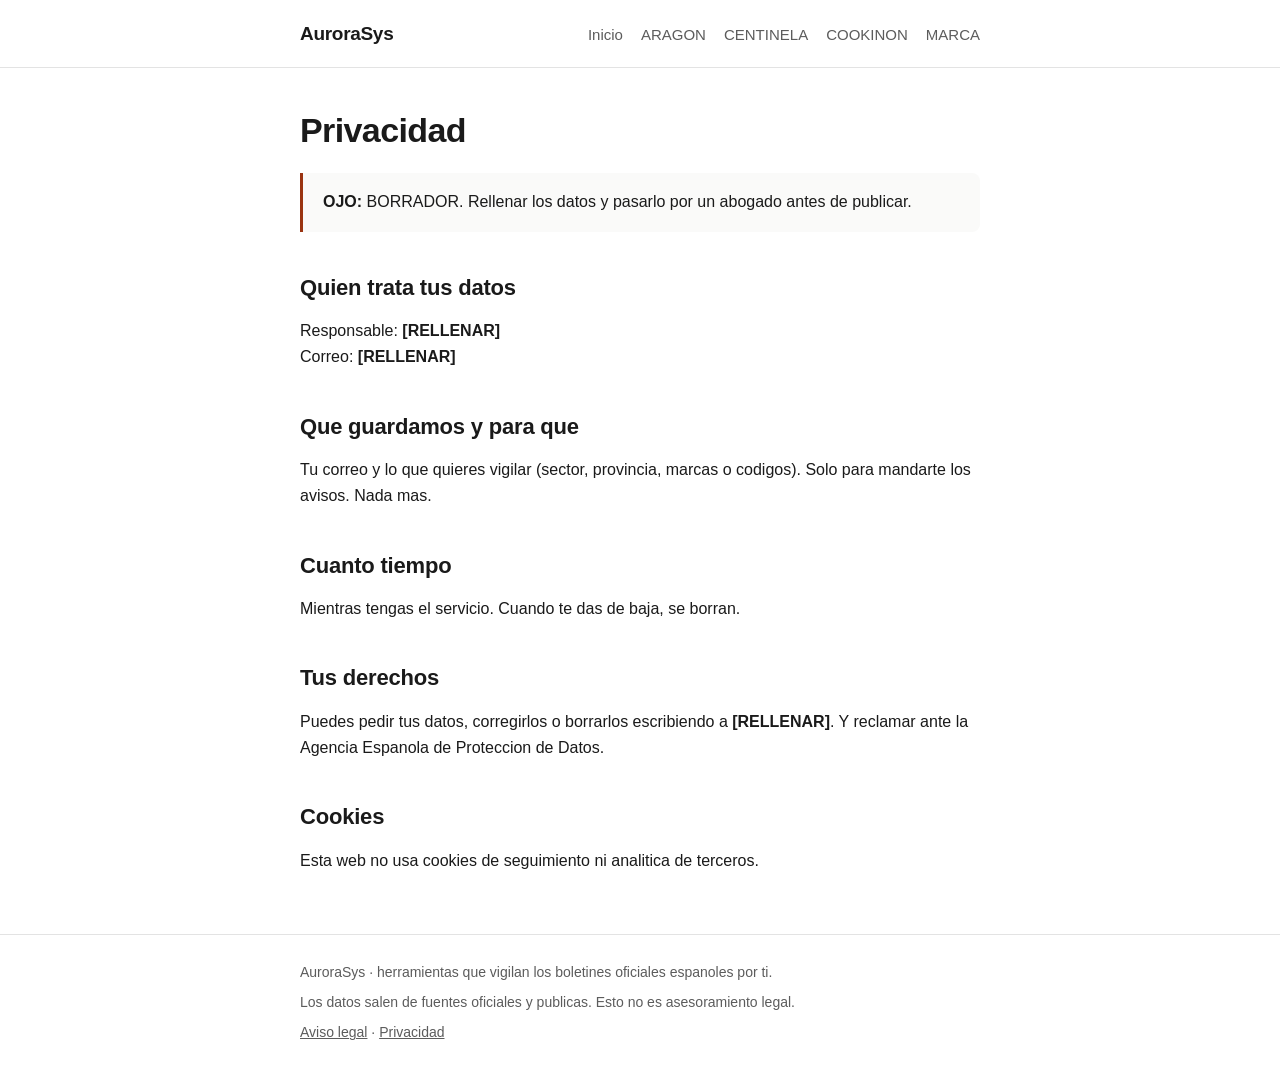
<file: privacidad/index.html>
<!DOCTYPE html>
<html lang="es">
<head>
<meta charset="utf-8">
<meta name="viewport" content="width=device-width,initial-scale=1">
<title>Privacidad · AuroraSys</title>
<meta name="description" content="Politica de privacidad">
<link rel="canonical" href="/privacidad/">
<meta property="og:title" content="Privacidad · AuroraSys">
<meta property="og:description" content="Politica de privacidad">
<meta property="og:type" content="website">
<link rel="stylesheet" href="/estilo.css">
</head>
<body>
<header><div class=caja>
<a class=marca href="/">AuroraSys</a>
<nav>
<a href="/">Inicio</a>
<a href="/alertas-boa-aragon/">ARAGON</a>
<a href="/alertas-boe-borme/">CENTINELA</a>
<a href="/sanciones-cookies-aepd/">COOKINON</a>
<a href="/vigilancia-de-marcas-bopi/">MARCA</a>
</nav>
</div></header>
<main class=caja>
<h1>Privacidad</h1>
<div class=aparte><p><b>OJO:</b> BORRADOR. Rellenar los datos y pasarlo por un abogado antes de publicar.</p></div>
<h2>Quien trata tus datos</h2>
<p>Responsable: <b>[RELLENAR]</b><br>Correo: <b>[RELLENAR]</b></p>
<h2>Que guardamos y para que</h2>
<p>Tu correo y lo que quieres vigilar (sector, provincia, marcas o codigos). Solo para mandarte los avisos. Nada mas.</p>
<h2>Cuanto tiempo</h2>
<p>Mientras tengas el servicio. Cuando te das de baja, se borran.</p>
<h2>Tus derechos</h2>
<p>Puedes pedir tus datos, corregirlos o borrarlos escribiendo a <b>[RELLENAR]</b>. Y reclamar ante la Agencia Espanola de Proteccion de Datos.</p>
<h2>Cookies</h2>
<p>Esta web no usa cookies de seguimiento ni analitica de terceros.</p>
</main>
<footer><div class=caja>
<p>AuroraSys · herramientas que vigilan los boletines oficiales espanoles por ti.</p>
<p>Los datos salen de fuentes oficiales y publicas. Esto no es asesoramiento legal.</p>
<p><a href="/aviso-legal/">Aviso legal</a> · <a href="/privacidad/">Privacidad</a></p>
</div></footer>
</body></html>
</file>
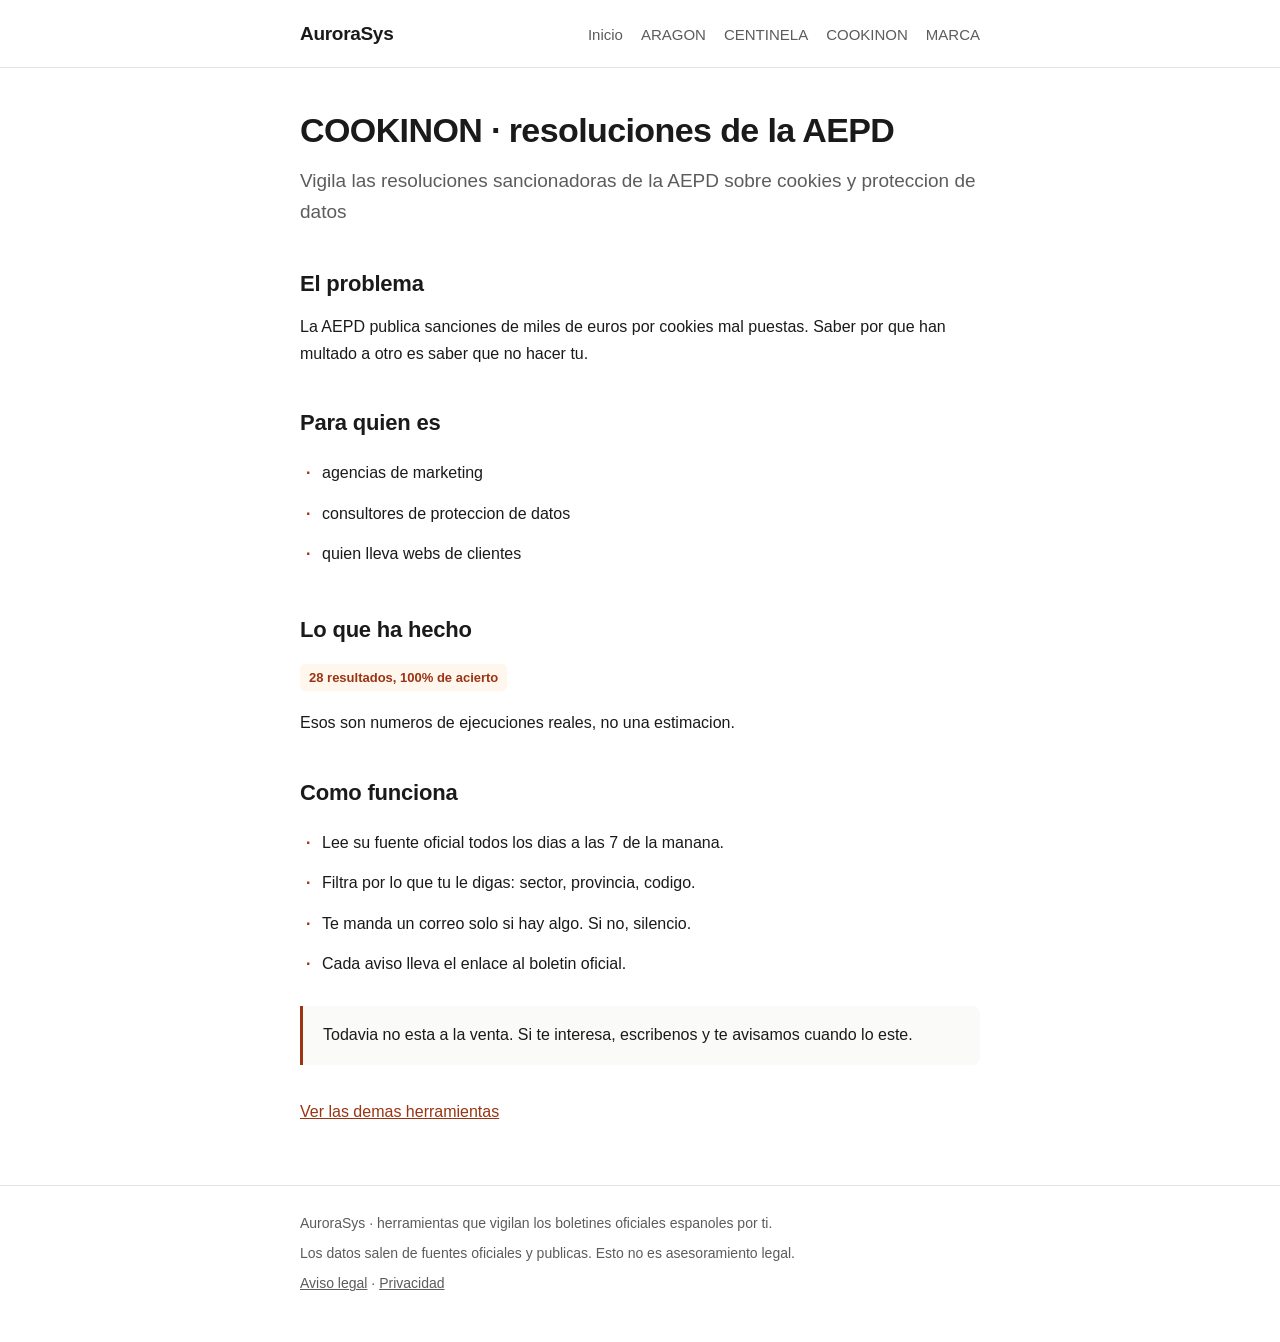
<file: sanciones-cookies-aepd/index.html>
<!DOCTYPE html>
<html lang="es">
<head>
<meta charset="utf-8">
<meta name="viewport" content="width=device-width,initial-scale=1">
<title>COOKINON · resoluciones de la AEPD · AuroraSys</title>
<meta name="description" content="Vigila las resoluciones sancionadoras de la AEPD sobre cookies y proteccion de datos">
<link rel="canonical" href="/sanciones-cookies-aepd/">
<meta property="og:title" content="COOKINON · resoluciones de la AEPD · AuroraSys">
<meta property="og:description" content="Vigila las resoluciones sancionadoras de la AEPD sobre cookies y proteccion de datos">
<meta property="og:type" content="website">
<link rel="stylesheet" href="/estilo.css">
</head>
<body>
<header><div class=caja>
<a class=marca href="/">AuroraSys</a>
<nav>
<a href="/">Inicio</a>
<a href="/alertas-boa-aragon/">ARAGON</a>
<a href="/alertas-boe-borme/">CENTINELA</a>
<a href="/sanciones-cookies-aepd/">COOKINON</a>
<a href="/vigilancia-de-marcas-bopi/">MARCA</a>
</nav>
</div></header>
<main class=caja>
<h1>COOKINON · resoluciones de la AEPD</h1>
<p class=sub>Vigila las resoluciones sancionadoras de la AEPD sobre cookies y proteccion de datos</p>
<h2>El problema</h2>
<p>La AEPD publica sanciones de miles de euros por cookies mal puestas. Saber por que han multado a otro es saber que no hacer tu.</p>
<h2>Para quien es</h2>
<ul class=lista>
<li>agencias de marketing</li>
<li>consultores de proteccion de datos</li>
<li>quien lleva webs de clientes</li>
</ul>
<h2>Lo que ha hecho</h2>
<p><span class=dato>28 resultados, 100% de acierto</span></p>
<p>Esos son numeros de ejecuciones reales, no una estimacion.</p>
<h2>Como funciona</h2>
<ul class=lista>
<li>Lee su fuente oficial todos los dias a las 7 de la manana.</li>
<li>Filtra por lo que tu le digas: sector, provincia, codigo.</li>
<li>Te manda un correo solo si hay algo. Si no, silencio.</li>
<li>Cada aviso lleva el enlace al boletin oficial.</li>
</ul>
<div class=aparte><p>Todavia no esta a la venta. Si te interesa, escribenos y te avisamos cuando lo este.</p></div>
<p style="margin-top:34px"><a href="/">Ver las demas herramientas</a></p>
</main>
<footer><div class=caja>
<p>AuroraSys · herramientas que vigilan los boletines oficiales espanoles por ti.</p>
<p>Los datos salen de fuentes oficiales y publicas. Esto no es asesoramiento legal.</p>
<p><a href="/aviso-legal/">Aviso legal</a> · <a href="/privacidad/">Privacidad</a></p>
</div></footer>
</body></html>
</file>
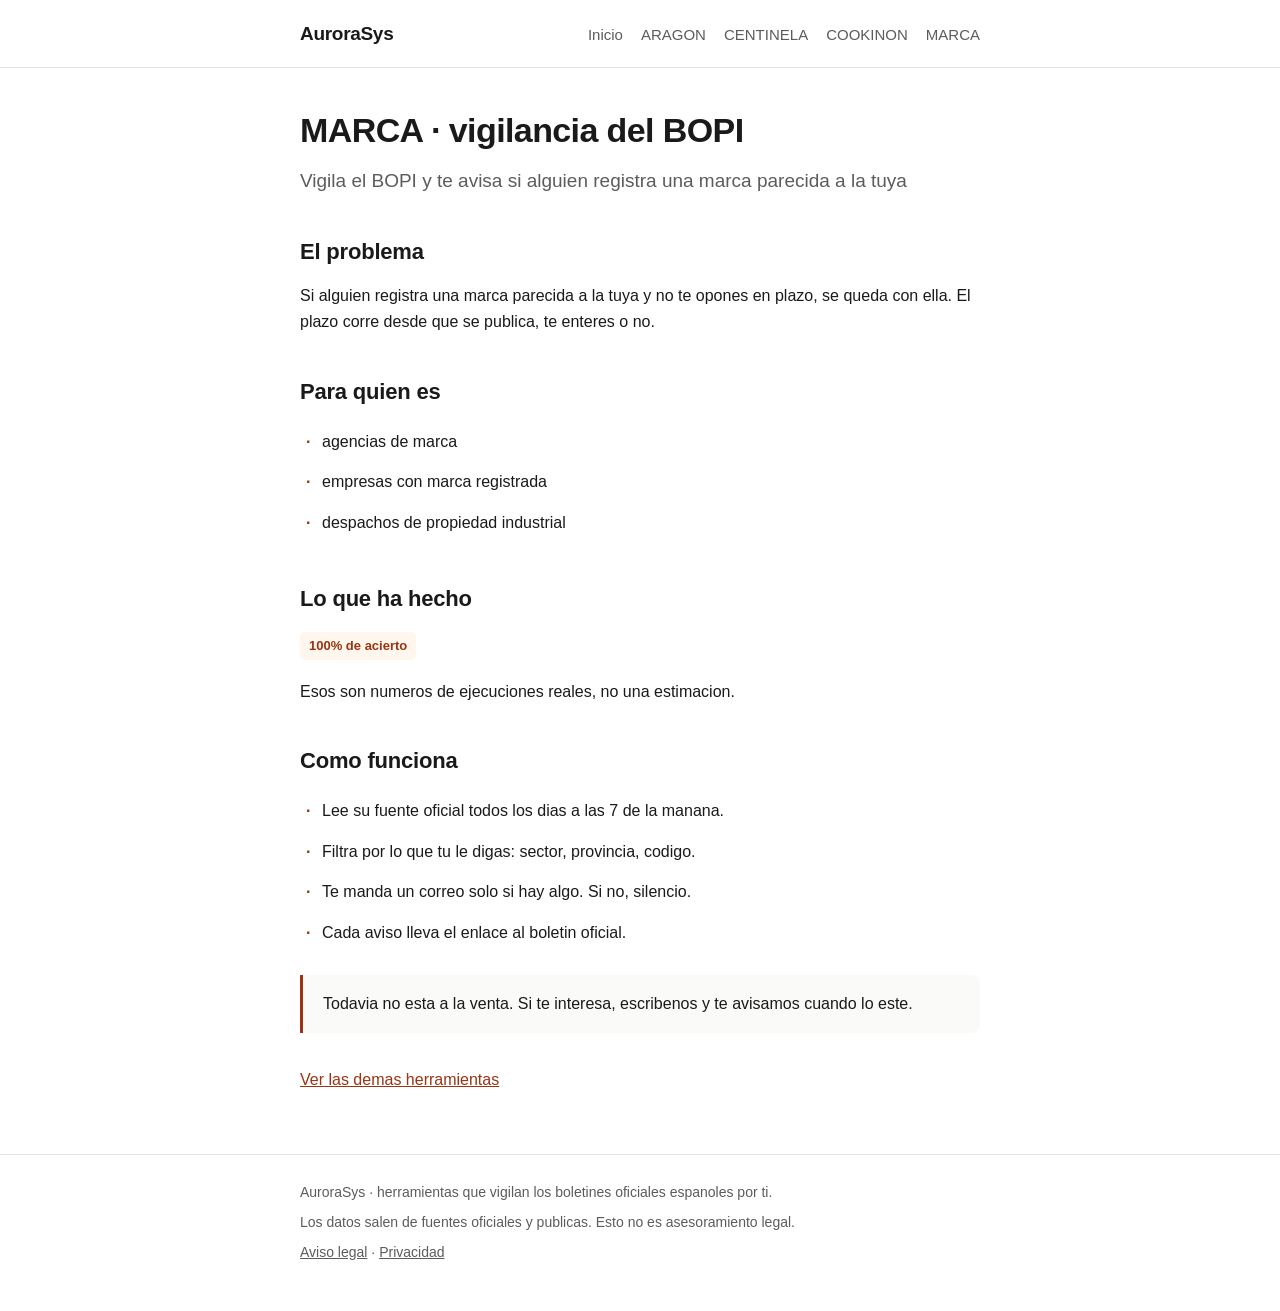
<file: vigilancia-de-marcas-bopi/index.html>
<!DOCTYPE html>
<html lang="es">
<head>
<meta charset="utf-8">
<meta name="viewport" content="width=device-width,initial-scale=1">
<title>MARCA · vigilancia del BOPI · AuroraSys</title>
<meta name="description" content="Vigila el BOPI y te avisa si alguien registra una marca parecida a la tuya">
<link rel="canonical" href="/vigilancia-de-marcas-bopi/">
<meta property="og:title" content="MARCA · vigilancia del BOPI · AuroraSys">
<meta property="og:description" content="Vigila el BOPI y te avisa si alguien registra una marca parecida a la tuya">
<meta property="og:type" content="website">
<link rel="stylesheet" href="/estilo.css">
</head>
<body>
<header><div class=caja>
<a class=marca href="/">AuroraSys</a>
<nav>
<a href="/">Inicio</a>
<a href="/alertas-boa-aragon/">ARAGON</a>
<a href="/alertas-boe-borme/">CENTINELA</a>
<a href="/sanciones-cookies-aepd/">COOKINON</a>
<a href="/vigilancia-de-marcas-bopi/">MARCA</a>
</nav>
</div></header>
<main class=caja>
<h1>MARCA · vigilancia del BOPI</h1>
<p class=sub>Vigila el BOPI y te avisa si alguien registra una marca parecida a la tuya</p>
<h2>El problema</h2>
<p>Si alguien registra una marca parecida a la tuya y no te opones en plazo, se queda con ella. El plazo corre desde que se publica, te enteres o no.</p>
<h2>Para quien es</h2>
<ul class=lista>
<li>agencias de marca</li>
<li>empresas con marca registrada</li>
<li>despachos de propiedad industrial</li>
</ul>
<h2>Lo que ha hecho</h2>
<p><span class=dato>100% de acierto</span></p>
<p>Esos son numeros de ejecuciones reales, no una estimacion.</p>
<h2>Como funciona</h2>
<ul class=lista>
<li>Lee su fuente oficial todos los dias a las 7 de la manana.</li>
<li>Filtra por lo que tu le digas: sector, provincia, codigo.</li>
<li>Te manda un correo solo si hay algo. Si no, silencio.</li>
<li>Cada aviso lleva el enlace al boletin oficial.</li>
</ul>
<div class=aparte><p>Todavia no esta a la venta. Si te interesa, escribenos y te avisamos cuando lo este.</p></div>
<p style="margin-top:34px"><a href="/">Ver las demas herramientas</a></p>
</main>
<footer><div class=caja>
<p>AuroraSys · herramientas que vigilan los boletines oficiales espanoles por ti.</p>
<p>Los datos salen de fuentes oficiales y publicas. Esto no es asesoramiento legal.</p>
<p><a href="/aviso-legal/">Aviso legal</a> · <a href="/privacidad/">Privacidad</a></p>
</div></footer>
</body></html>
</file>
<file: estilo.css>
/* AuroraSys · todo en un archivo, sin librerias */
:root{
  --tinta:#1a1a1a; --suave:#5c5c5c; --linea:#e3e3e3;
  --fondo:#fff; --caja:#fafaf9; --marca:#9a3412;
  --marca-claro:#fff7ed; --verde:#166534;
}
*{box-sizing:border-box;margin:0;padding:0}
html{scroll-behavior:smooth}
body{
  font:16px/1.65 -apple-system,BlinkMacSystemFont,"Segoe UI",
       Roboto,"Helvetica Neue",Arial,sans-serif;
  color:var(--tinta);background:var(--fondo);
  -webkit-font-smoothing:antialiased;
}
.caja{max-width:720px;margin:0 auto;padding:0 20px}
header{border-bottom:1px solid var(--linea);padding:18px 0}
header .caja{display:flex;align-items:baseline;gap:14px;
  flex-wrap:wrap}
header a.marca{font-weight:700;font-size:19px;color:var(--tinta);
  text-decoration:none;letter-spacing:-.3px}
header nav{margin-left:auto;display:flex;gap:18px;flex-wrap:wrap}
header nav a{color:var(--suave);text-decoration:none;font-size:15px}
header nav a:hover{color:var(--marca)}
h1{font-size:34px;line-height:1.2;letter-spacing:-.6px;
  margin:42px 0 14px}
h2{font-size:22px;margin:38px 0 12px;letter-spacing:-.2px}
h3{font-size:17px;margin:26px 0 8px}
p{margin:0 0 16px}
.sub{font-size:19px;color:var(--suave);margin-bottom:28px}
a{color:var(--marca)}
.lista{list-style:none;margin:0 0 20px}
.lista li{padding:7px 0 7px 22px;position:relative}
.lista li:before{content:"·";position:absolute;left:6px;
  color:var(--marca);font-weight:700}
.robot{display:block;border:1px solid var(--linea);
  border-radius:10px;padding:20px;margin:0 0 14px;
  text-decoration:none;color:inherit;transition:.15s}
.robot:hover{border-color:var(--marca);
  box-shadow:0 2px 14px rgba(0,0,0,.05)}
.robot b{display:block;font-size:17px;margin-bottom:5px}
.robot span{color:var(--suave);font-size:15px}
.dato{display:inline-block;background:var(--marca-claro);
  color:var(--marca);border-radius:5px;padding:3px 9px;
  font-size:13px;font-weight:600;margin:3px 5px 3px 0}
.boton{display:inline-block;background:var(--marca);color:#fff;
  padding:13px 28px;border-radius:8px;text-decoration:none;
  font-weight:600;margin:8px 0}
.boton:hover{opacity:.9}
.aparte{background:var(--caja);border-left:3px solid var(--marca);
  padding:16px 20px;margin:22px 0;border-radius:0 8px 8px 0}
.aparte p:last-child{margin:0}
table{width:100%;border-collapse:collapse;margin:18px 0;
  font-size:15px}
th,td{text-align:left;padding:10px 8px;
  border-bottom:1px solid var(--linea)}
th{font-weight:600;color:var(--suave);font-size:13px;
  text-transform:uppercase;letter-spacing:.4px}
footer{border-top:1px solid var(--linea);margin-top:60px;
  padding:26px 0 40px;color:var(--suave);font-size:14px}
footer a{color:var(--suave)}
footer p{margin:0 0 7px}
@media(max-width:560px){
  h1{font-size:27px;margin-top:28px}
  .sub{font-size:17px}
  body{font-size:15px}
}
</file>
